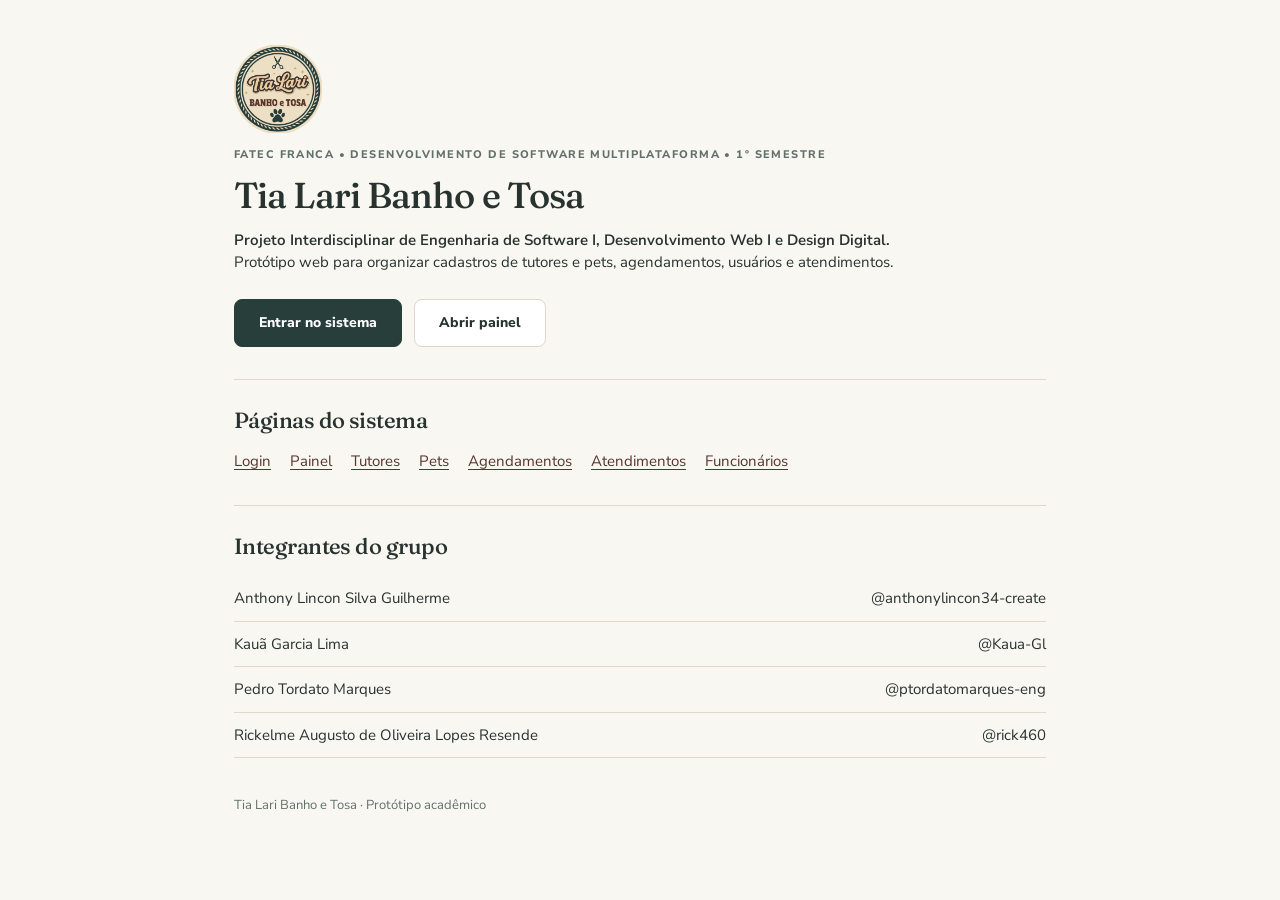
<file: index.html>
<!doctype html>
<html lang="pt-BR">
  <head>
    <meta charset="utf-8" />
    <meta name="viewport" content="width=device-width, initial-scale=1" />
    <meta name="theme-color" content="#283e3b" />
    <title>Projeto Interdisciplinar | Tia Lari Banho e Tosa</title>
    <link rel="icon" href="assets/images/logo.png" type="image/png" />
    <link rel="stylesheet" href="assets/vendor/bootstrap/bootstrap.min.css" />
    <link rel="stylesheet" href="assets/css/theme.css" />
    <link rel="stylesheet" href="assets/css/layout.css" />
    <link rel="stylesheet" href="assets/css/pages.css" />
  </head>
  <body class="pi-home">
    <main class="pi-home-wrap">
      <div class="pi-home-logo">
        <img
          src="assets/images/logo.png"
          alt="Logotipo Tia Lari Banho e Tosa"
        />
      </div>
      <p class="eyebrow">
        Fatec Franca • Desenvolvimento de Software Multiplataforma • 1º semestre
      </p>
      <h1>Tia Lari Banho e Tosa</h1>
      <p class="pi-home-subtitle">
        Projeto Interdisciplinar de Engenharia de Software I, Desenvolvimento
        Web I e Design Digital.
      </p>
      <p>
        Protótipo web para organizar cadastros de tutores e pets, agendamentos,
        usuários e atendimentos.
      </p>
      <div class="pi-home-actions">
        <a class="btn btn-primary" href="login.html">Entrar no sistema</a>
        <a class="btn btn-outline-primary" href="dashboard.html"
          >Abrir painel</a
        >
      </div>
      <section class="pi-home-section" aria-labelledby="navegacao-title">
        <h2 id="navegacao-title">Páginas do sistema</h2>
        <nav class="pi-home-links" aria-label="Páginas internas">
          <a href="login.html">Login</a>
          <a href="dashboard.html">Painel</a>
          <a href="clientes.html">Tutores</a>
          <a href="pets.html">Pets</a>
          <a href="agendas.html">Agendamentos</a>
          <a href="atendimentos.html">Atendimentos</a>
          <a href="usuarios.html">Funcionários</a>
        </nav>
      </section>
      <section class="pi-home-section" aria-labelledby="integrantes-title">
        <h2 id="integrantes-title">Integrantes do grupo</h2>
        <ul class="pi-home-members">
          <li>
            <span>Anthony Lincon Silva Guilherme</span
            ><a
              href="https://github.com/anthonylincon34-create"
              target="_blank"
              rel="noopener noreferrer"
              >@anthonylincon34-create</a
            >
          </li>
          <li>
            <span>Kauã Garcia Lima</span>
            <a
              href="https://github.com/Kaua-Gl"
              target="_blank"
              rel="noopener noreferrer"
            >
              @Kaua-Gl
            </a>
          </li>
          <li>
            <span>Pedro Tordato Marques</span
            ><a
              href="https://github.com/ptordatomarques-eng"
              target="_blank"
              rel="noopener noreferrer"
              >@ptordatomarques-eng</a
            >
          </li>
          <li>
            <span>Rickelme Augusto de Oliveira Lopes Resende</span
            ><a
              href="https://github.com/rick460"
              target="_blank"
              rel="noopener noreferrer"
              >@rick460</a
            >
          </li>
        </ul>
      </section>
      <footer class="pi-home-footer">
        Tia Lari Banho e Tosa · Protótipo acadêmico
      </footer>
    </main>
  </body>
</html>
</file>
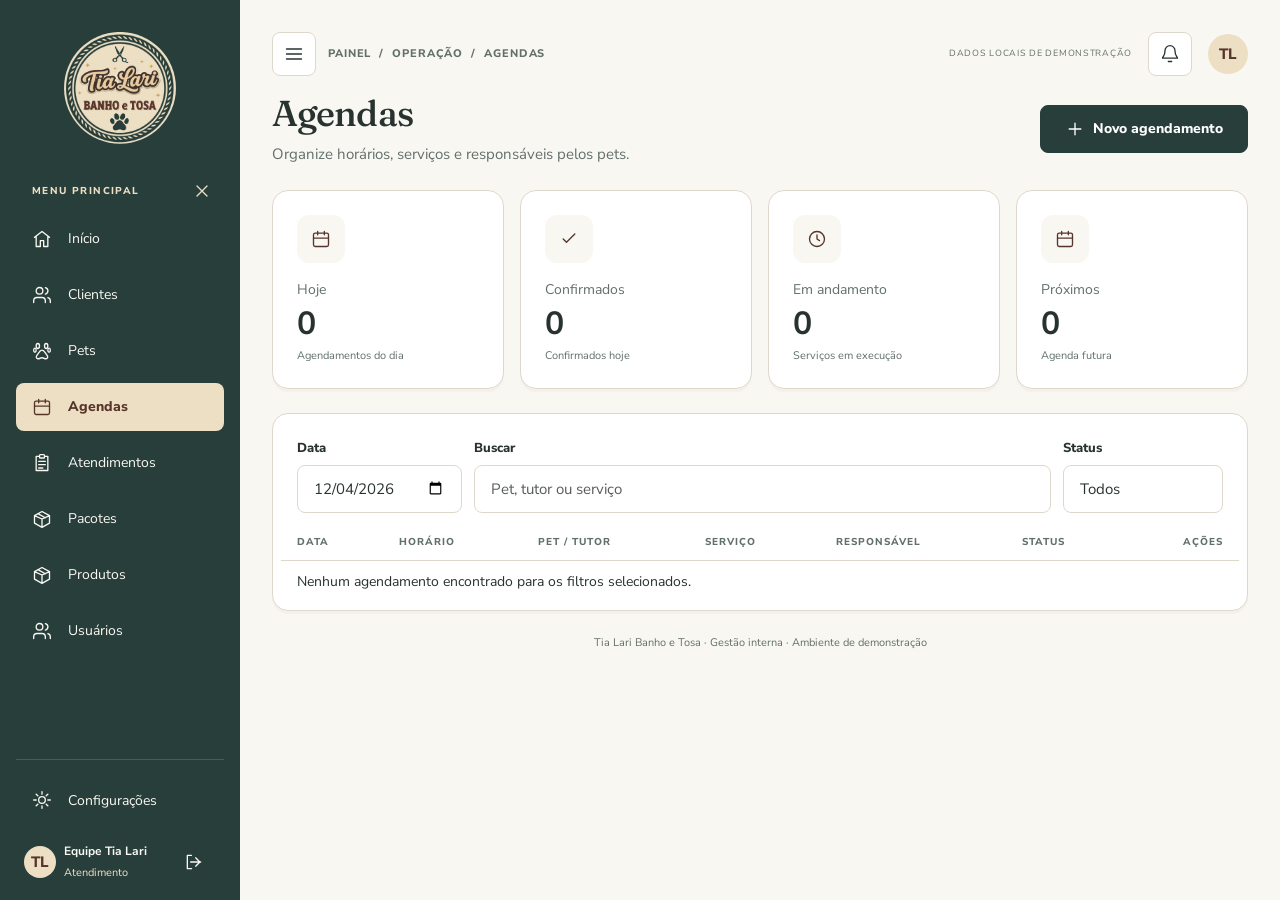
<file: agendas.html>
<!doctype html>
<html lang="pt-BR">
  <head>
    <meta charset="utf-8" />
    <meta name="viewport" content="width=device-width, initial-scale=1" />
    <meta name="theme-color" content="#283e3b" />
    <title>Agendas · Tia Lari Banho e Tosa</title>
    <link rel="icon" href="assets/images/logo.png" type="image/png" />
    <link rel="stylesheet" href="assets/vendor/bootstrap/bootstrap.min.css" />
    <link rel="stylesheet" href="assets/css/theme.css" />
    <link rel="stylesheet" href="assets/css/layout.css" />
    <link rel="stylesheet" href="assets/css/pages.css" />
    <script
      defer
      src="assets/vendor/bootstrap/bootstrap.bundle.min.js"
    ></script>
    <script defer src="assets/js/components/ui.js"></script>
    <script defer src="assets/js/components/layout.js"></script>
    <script defer src="assets/js/services/store.js"></script>
    <script defer src="assets/js/pages/agendas.js"></script>
  </head>
  <body data-page="agendas" data-breadcrumb="Operação / Agendas">
    <a class="skip-link" href="#main-content">Pular para o conteúdo</a>
    <div id="app-sidebar"></div>
    <div class="workspace">
      <div class="tl-container">
        <div id="app-header"></div>
        <main id="main-content" tabindex="-1">
          <header class="page-heading row-between">
            <div>
              <h1>Agendas</h1>
              <p class="lead">
                Organize horários, serviços e responsáveis pelos pets.
              </p>
            </div>
            <button
              class="btn btn-primary"
              data-bs-toggle="modal"
              data-bs-target="#agenda-modal"
            >
              <span data-icon="plus"></span>Novo agendamento
            </button>
          </header>
          <section class="summary-grid" id="agenda-metrics"></section>
          <section class="card data-card section">
            <div class="panel-head">
              <div class="module-toolbar mb-0">
                <div class="toolbar-field">
                  <label class="form-label" for="agenda-date">Data</label
                  ><input
                    class="form-control input"
                    id="agenda-date"
                    type="date"
                  />
                </div>
                <div class="toolbar-grow">
                  <label class="form-label" for="agenda-search">Buscar</label
                  ><input
                    class="form-control input"
                    id="agenda-search"
                    type="search"
                    placeholder="Pet, tutor ou serviço"
                  />
                </div>
                <div class="toolbar-field">
                  <label class="form-label" for="agenda-status">Status</label
                  ><select class="form-select input" id="agenda-status">
                    <option value="">Todos</option>
                    <option>Agendado</option>
                    <option>Confirmado</option>
                    <option>Em andamento</option>
                    <option>Finalizado</option>
                    <option>Cancelado</option>
                  </select>
                </div>
              </div>
            </div>
            <div class="table-wrap">
              <table class="ds-table table">
                <thead>
                  <tr>
                    <th>Data</th>
                    <th>Horário</th>
                    <th>Pet / Tutor</th>
                    <th>Serviço</th>
                    <th>Responsável</th>
                    <th>Status</th>
                    <th class="text-end">Ações</th>
                  </tr>
                </thead>
                <tbody id="agenda-table"></tbody>
              </table>
            </div>
          </section>
          <div
            class="modal fade page-modal"
            id="agenda-modal"
            tabindex="-1"
            aria-labelledby="agenda-modal-title"
            aria-hidden="true"
          >
            <div class="modal-dialog modal-lg modal-dialog-centered">
              <div class="modal-content">
                <form id="agenda-form" class="needs-validation" novalidate>
                  <div class="modal-header">
                    <h2 class="modal-title fs-4" id="agenda-modal-title">
                      Novo agendamento
                    </h2>
                    <button
                      type="button"
                      class="btn-close"
                      data-bs-dismiss="modal"
                      aria-label="Fechar"
                    ></button>
                  </div>
                  <div class="modal-body">
                    <div class="row g-3">
                      <div class="col-md-6">
                        <label class="form-label" for="schedule-date"
                          >Data *</label
                        ><input
                          class="form-control input"
                          id="schedule-date"
                          name="date"
                          type="date"
                          required
                        />
                      </div>
                      <div class="col-md-6">
                        <label class="form-label" for="schedule-time"
                          >Horário *</label
                        ><input
                          class="form-control input"
                          id="schedule-time"
                          name="time"
                          type="time"
                          required
                        />
                      </div>
                      <div class="col-md-6">
                        <label class="form-label" for="schedule-pet"
                          >Pet *</label
                        ><select
                          class="form-select input"
                          id="schedule-pet"
                          name="petId"
                          required
                        >
                          <option value="">Selecione</option>
                        </select>
                      </div>
                      <div class="col-md-6">
                        <label class="form-label" for="schedule-user"
                          >Responsável *</label
                        ><select
                          class="form-select input"
                          id="schedule-user"
                          name="responsibleUserId"
                          required
                        >
                          <option value="">Selecione</option>
                        </select>
                      </div>
                      <div class="col-md-6">
                        <label class="form-label" for="schedule-service"
                          >Serviço *</label
                        ><select
                          class="form-select input"
                          id="schedule-service"
                          name="service"
                          required
                        >
                          <option value="">Selecione</option>
                          <option>Banho</option>
                          <option>Tosa</option>
                          <option>Banho e tosa</option>
                          <option>Tosa higiênica</option>
                        </select>
                      </div>
                      <div class="col-md-6">
                        <label class="form-label" for="schedule-status"
                          >Status *</label
                        ><select
                          class="form-select input"
                          id="schedule-status"
                          name="status"
                          required
                        >
                          <option>Agendado</option>
                          <option>Confirmado</option>
                        </select>
                      </div>
                      <div class="col-12">
                        <label class="form-label" for="schedule-notes"
                          >Observações</label
                        ><textarea
                          class="form-control input"
                          id="schedule-notes"
                          name="notes"
                          rows="3"
                        ></textarea>
                      </div>
                    </div>
                    <div
                      class="invalid-feedback d-block mt-3"
                      id="agenda-business-error"
                      hidden
                    ></div>
                  </div>
                  <div class="modal-footer">
                    <button
                      type="button"
                      class="btn btn-outline-primary"
                      data-bs-dismiss="modal"
                    >
                      Cancelar</button
                    ><button type="submit" class="btn btn-primary">
                      Salvar agendamento
                    </button>
                  </div>
                </form>
              </div>
            </div>
          </div>
        </main>
        <footer class="footer-note">
          Tia Lari Banho e Tosa · Gestão interna · Ambiente de demonstração
        </footer>
      </div>
    </div>
    <div id="app-feedback"></div>
  </body>
</html>
</file>
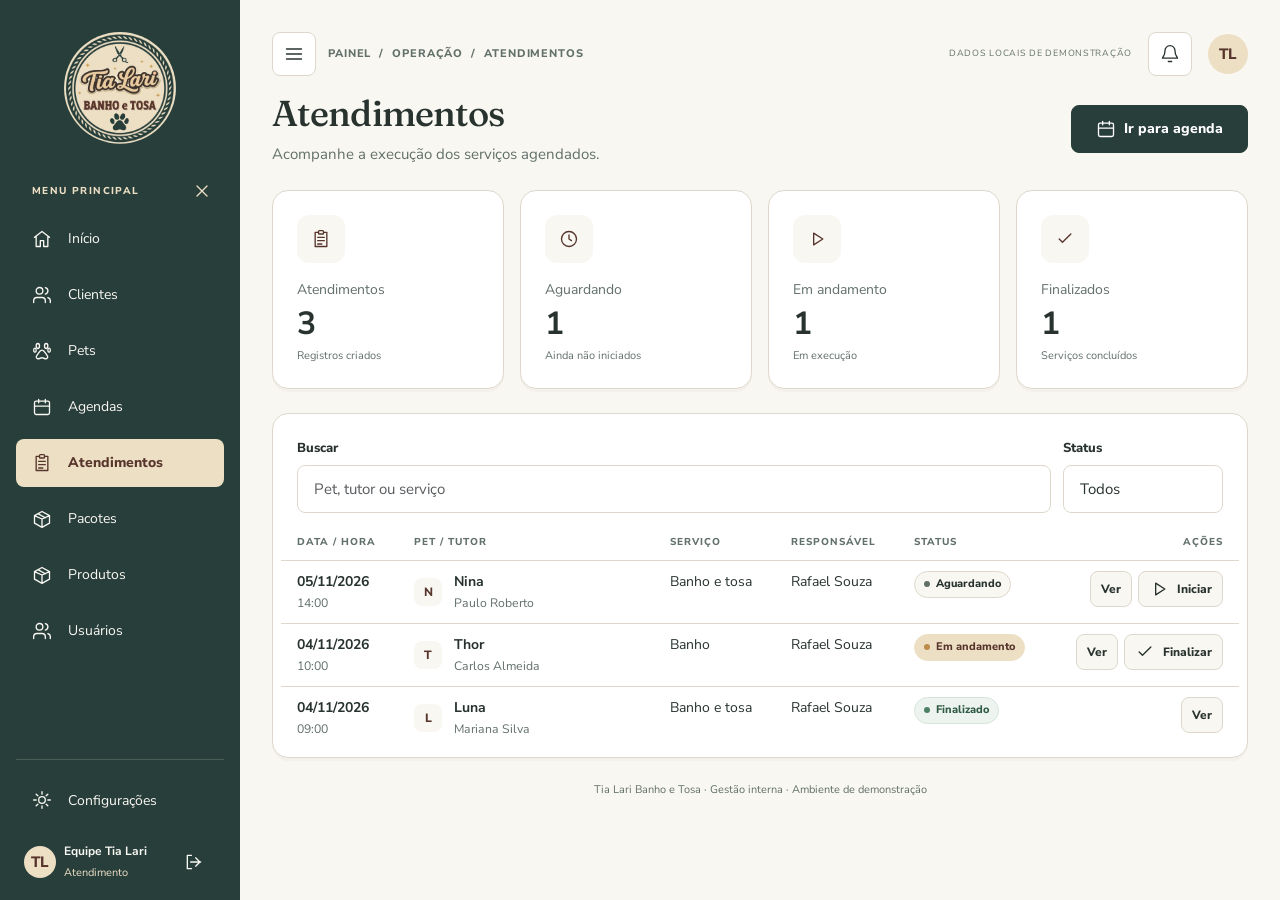
<file: atendimentos.html>
<!doctype html>
<html lang="pt-BR">
  <head>
    <meta charset="utf-8" />
    <meta name="viewport" content="width=device-width, initial-scale=1" />
    <meta name="theme-color" content="#283e3b" />
    <title>Atendimentos · Tia Lari Banho e Tosa</title>
    <link rel="icon" href="assets/images/logo.png" type="image/png" />
    <link rel="stylesheet" href="assets/vendor/bootstrap/bootstrap.min.css" />
    <link rel="stylesheet" href="assets/css/theme.css" />
    <link rel="stylesheet" href="assets/css/layout.css" />
    <link rel="stylesheet" href="assets/css/pages.css" />
    <script
      defer
      src="assets/vendor/bootstrap/bootstrap.bundle.min.js"
    ></script>
    <script defer src="assets/js/components/ui.js"></script>
    <script defer src="assets/js/components/layout.js"></script>
    <script defer src="assets/js/services/store.js"></script>
    <script defer src="assets/js/pages/atendimentos.js"></script>
  </head>
  <body data-page="atendimentos" data-breadcrumb="Operação / Atendimentos">
    <a class="skip-link" href="#main-content">Pular para o conteúdo</a>
    <div id="app-sidebar"></div>
    <div class="workspace">
      <div class="tl-container">
        <div id="app-header"></div>
        <main id="main-content" tabindex="-1">
          <header class="page-heading row-between">
            <div>
              <h1>Atendimentos</h1>
              <p class="lead">Acompanhe a execução dos serviços agendados.</p>
            </div>
            <a href="agendas.html" class="btn btn-primary"
              ><span data-icon="calendar"></span>Ir para agenda</a
            >
          </header>
          </section>
          <section class="summary-grid" id="attendance-metrics"></section>
          <section class="card data-card section">
            <div class="panel-head">
              <div class="module-toolbar mb-0">
                <div class="toolbar-grow">
                  <label class="form-label" for="attendance-search"
                    >Buscar</label
                  ><input
                    class="form-control input"
                    id="attendance-search"
                    type="search"
                    placeholder="Pet, tutor ou serviço"
                  />
                </div>
                <div class="toolbar-field">
                  <label class="form-label" for="attendance-status"
                    >Status</label
                  ><select class="form-select input" id="attendance-status">
                    <option value="">Todos</option>
                    <option>Aguardando</option>
                    <option>Em andamento</option>
                    <option>Finalizado</option>
                  </select>
                </div>
              </div>
            </div>
            <div class="table-wrap">
              <table class="ds-table table">
                <thead>
                  <tr>
                    <th>Data / hora</th>
                    <th>Pet / Tutor</th>
                    <th>Serviço</th>
                    <th>Responsável</th>
                    <th>Status</th>
                    <th class="text-end">Ações</th>
                  </tr>
                </thead>
                <tbody id="attendance-table"></tbody>
              </table>
            </div>
          </section>
        </main>
        <footer class="footer-note">
          Tia Lari Banho e Tosa · Gestão interna · Ambiente de demonstração
        </footer>
      </div>
    </div>
    <div id="app-feedback"></div>
  </body>
</html>
</file>
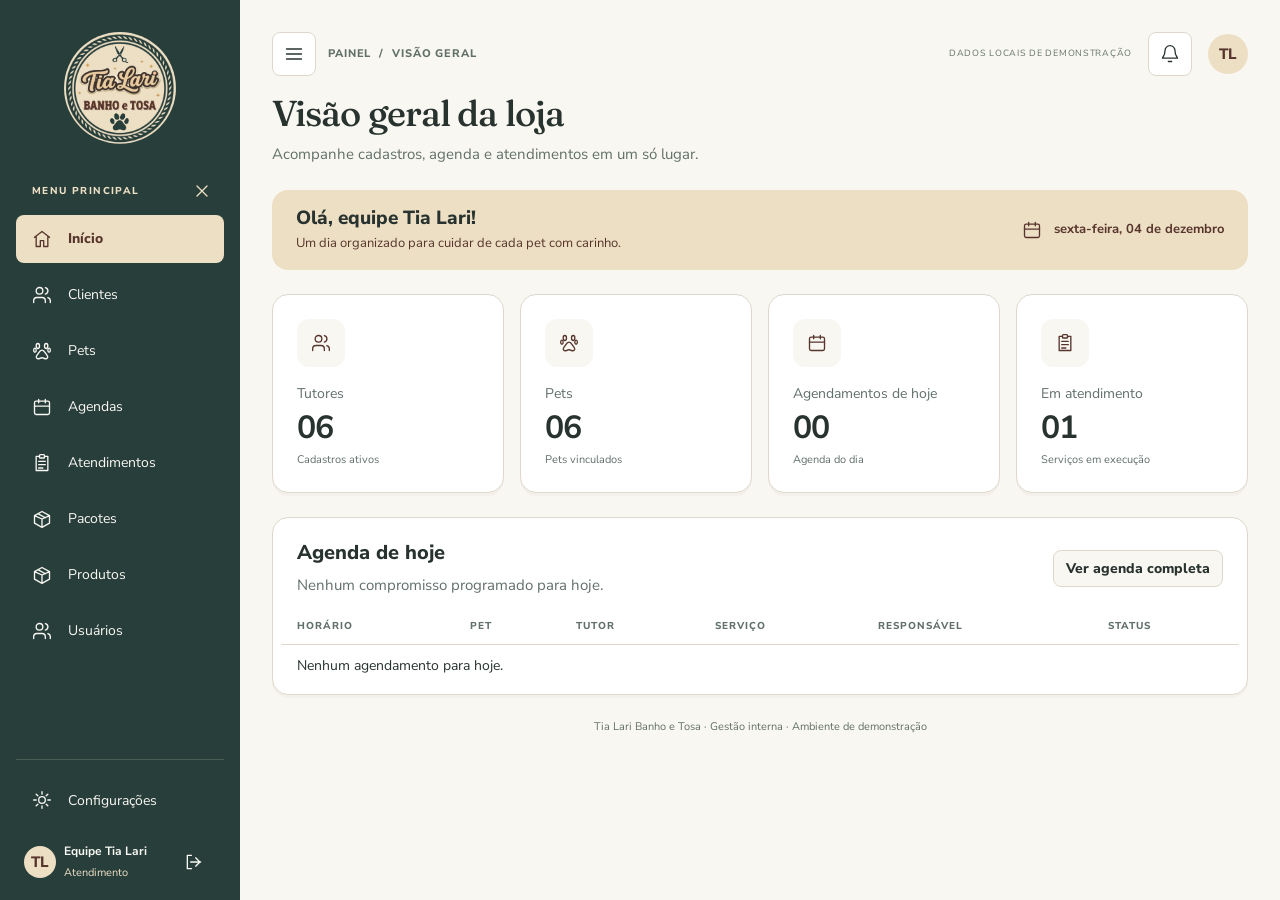
<file: dashboard.html>
<!doctype html>
<html lang="pt-BR">
  <head>
    <meta charset="utf-8" />
    <meta name="viewport" content="width=device-width, initial-scale=1" />
    <meta name="theme-color" content="#283e3b" />
    <title>Visão geral da loja · Tia Lari Banho e Tosa</title>
    <link rel="icon" href="assets/images/logo.png" type="image/png" />
    <link rel="stylesheet" href="assets/vendor/bootstrap/bootstrap.min.css" />
    <link rel="stylesheet" href="assets/css/theme.css" />
    <link rel="stylesheet" href="assets/css/layout.css" />
    <link rel="stylesheet" href="assets/css/pages.css" />
    <script
      defer
      src="assets/vendor/bootstrap/bootstrap.bundle.min.js"
    ></script>
    <script defer src="assets/js/components/ui.js"></script>
    <script defer src="assets/js/components/layout.js"></script>
    <script defer src="assets/js/services/store.js"></script>
    <script defer src="assets/js/pages/dashboard.js"></script>
  </head>
  <body data-page="dashboard" data-breadcrumb="Visão geral">
    <a class="skip-link" href="#main-content">Pular para o conteúdo</a>
    <div id="app-sidebar"></div>
    <div class="workspace">
      <div class="tl-container">
        <div id="app-header"></div>
        <main id="main-content" tabindex="-1">
          <header class="page-heading row-between">
            <div>
              <h1>Visão geral da loja</h1>
              <p class="lead">
                Acompanhe cadastros, agenda e atendimentos em um só lugar.
              </p>
            </div>
          </header>
          <section class="welcome card">
            <div>
              <h2>Olá, equipe Tia Lari!</h2>
              <p>Um dia organizado para cuidar de cada pet com carinho.</p>
            </div>
            <div class="date">
              <span data-icon="calendar"></span><time id="today-label"></time>
            </div>
          </section>
          <section class="summary-grid" id="dashboard-metrics">
            <div class="card loading-row">Carregando indicadores…</div>
          </section>
          <section class="section card data-card">
            <div class="row-between panel-head">
              <div>
                <h2>Agenda de hoje</h2>
                <p class="lead" id="agenda-subtitle">
                  Compromissos programados para hoje.
                </p>
              </div>
              <a href="agendas.html" class="btn btn-sm-soft"
                >Ver agenda completa</a
              >
            </div>
            <div class="table-wrap">
              <table class="ds-table table">
                <thead>
                  <tr>
                    <th>Horário</th>
                    <th>Pet</th>
                    <th>Tutor</th>
                    <th>Serviço</th>
                    <th>Responsável</th>
                    <th>Status</th>
                  </tr>
                </thead>
                <tbody id="today-agenda">
                  <tr>
                    <td colspan="6" class="loading-row">Carregando agenda…</td>
                  </tr>
                </tbody>
              </table>
            </div>
          </section>
        </main>
        <footer class="footer-note">
          Tia Lari Banho e Tosa · Gestão interna · Ambiente de demonstração
        </footer>
      </div>
    </div>
    <div id="app-feedback"></div>
  </body>
</html>
</file>
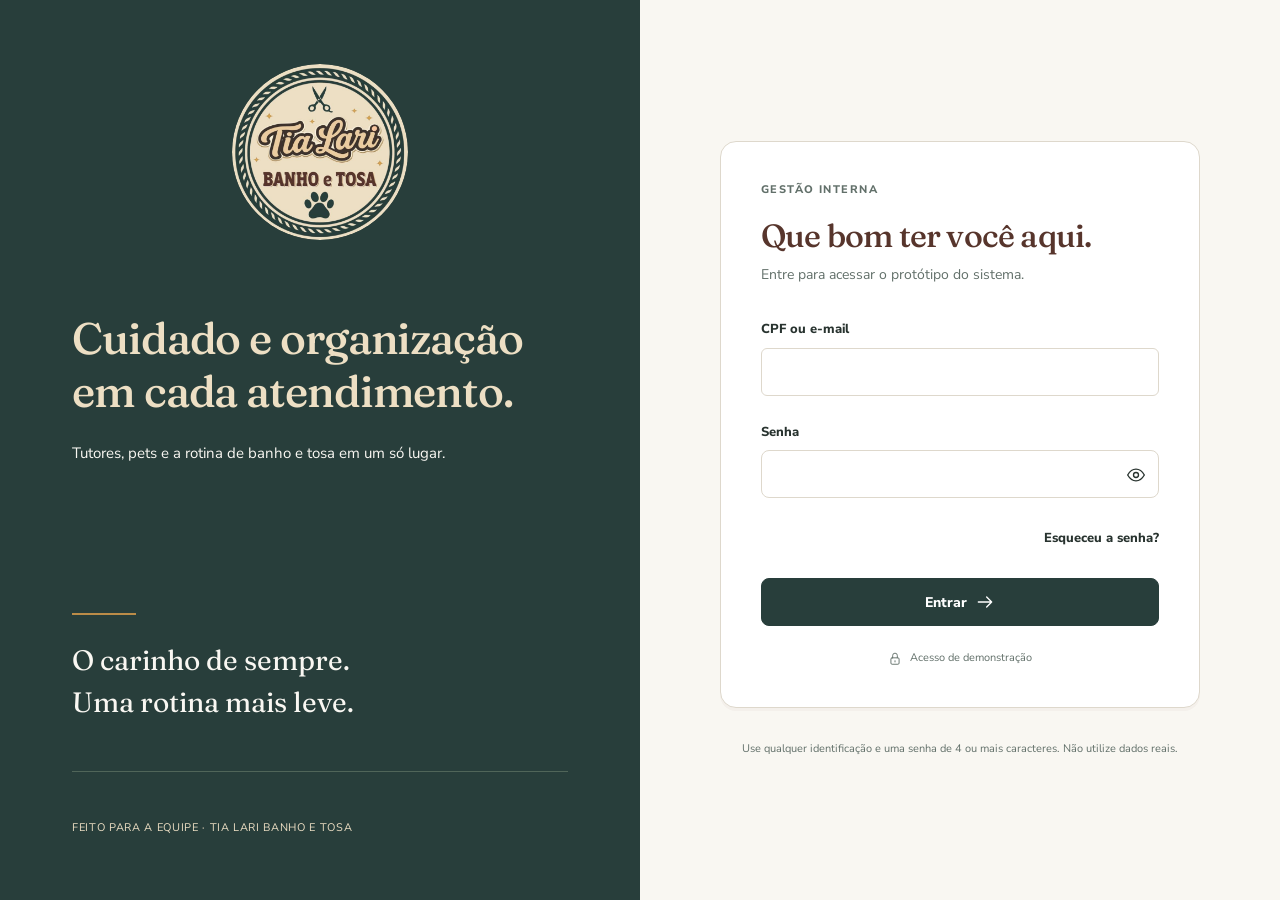
<file: login.html>
<!doctype html>
<html lang="pt-BR">
  <head>
    <meta charset="utf-8" />
    <meta name="viewport" content="width=device-width, initial-scale=1" />
    <meta name="theme-color" content="#283e3b" />
    <title>Entrar · Tia Lari Banho e Tosa</title>
    <link rel="icon" href="assets/images/logo.png" type="image/png" />
    <link rel="stylesheet" href="assets/vendor/bootstrap/bootstrap.min.css" />
    <link rel="stylesheet" href="assets/css/theme.css" />
    <link rel="stylesheet" href="assets/css/layout.css" />
    <link rel="stylesheet" href="assets/css/pages.css" />
    <script
      defer
      src="assets/vendor/bootstrap/bootstrap.bundle.min.js"
    ></script>
    <script defer src="assets/js/components/ui.js"></script>
    <script defer src="assets/js/components/layout.js"></script>
    <script defer src="assets/js/pages/login.js"></script>
  </head>
  <body data-page="login">
    <a class="skip-link" href="#main-content">Pular para o conteúdo</a>
    <main class="login-layout" id="main-content">
      <section class="login-story">
        <a href="index.html" class="login-brand" aria-label="Tia Lari — início"
          ><img
            src="assets/images/logo.png"
            width="638"
            height="637"
            alt="Tia Lari Banho e Tosa"
        /></a>
        <div>
          <h1>Cuidado e organização em cada atendimento.</h1>
          <p class="mt-4">
            Tutores, pets e a rotina de banho e tosa em um só lugar.
          </p>
        </div>
        <div class="story-signature">
          O carinho de sempre.<br />Uma rotina mais leve.
        </div>
        <footer>FEITO PARA A EQUIPE · TIA LARI BANHO E TOSA</footer>
      </section>
      <section class="login-main" aria-labelledby="login-title">
        <div class="login-content">
          <div class="card">
            <div class="card-body">
              <p class="eyebrow">Gestão interna</p>
              <h2 id="login-title">Que bom ter você aqui.</h2>
              <p class="text-body-secondary mt-3 mb-4">
                Entre para acessar o protótipo do sistema.
              </p>
              <form id="login-form" class="needs-validation" novalidate>
                <div class="mb-3">
                  <label class="form-label" for="identity">CPF ou e-mail</label
                  ><input
                    class="form-control"
                    id="identity"
                    name="identity"
                    required
                  />
                </div>
                <div class="mb-3">
                  <label class="form-label" for="password">Senha</label>
                  <div class="input-group">
                    <input
                      class="form-control"
                      id="password"
                      name="password"
                      type="password"
                      required
                      minlength="4"
                    /><button
                      class="btn btn-outline-primary password-toggle"
                      id="toggle-password"
                      type="button"
                      aria-label="Mostrar senha"
                    >
                      <span data-icon="eye"></span>
                    </button>
                  </div>
                </div>
                <div class="d-flex justify-content-end mb-4">
                  <button
                    type="button"
                    class="btn btn-link p-0 small"
                    id="forgot-password"
                  >
                    Esqueceu a senha?
                  </button>
                </div>
                <button type="submit" class="btn btn-primary w-100">
                  Entrar <span data-icon="arrow"></span>
                </button>
              </form>
              <p class="access-note mt-4 mb-0">
                <span data-icon="lock"></span>Acesso de demonstração
              </p>
            </div>
          </div>
          <p class="demo-note mt-4">
            Use qualquer identificação e uma senha de 4 ou mais caracteres. Não
            utilize dados reais.
          </p>
        </div>
      </section>
    </main>
    <div id="app-feedback"></div>
  </body>
</html>
</file>
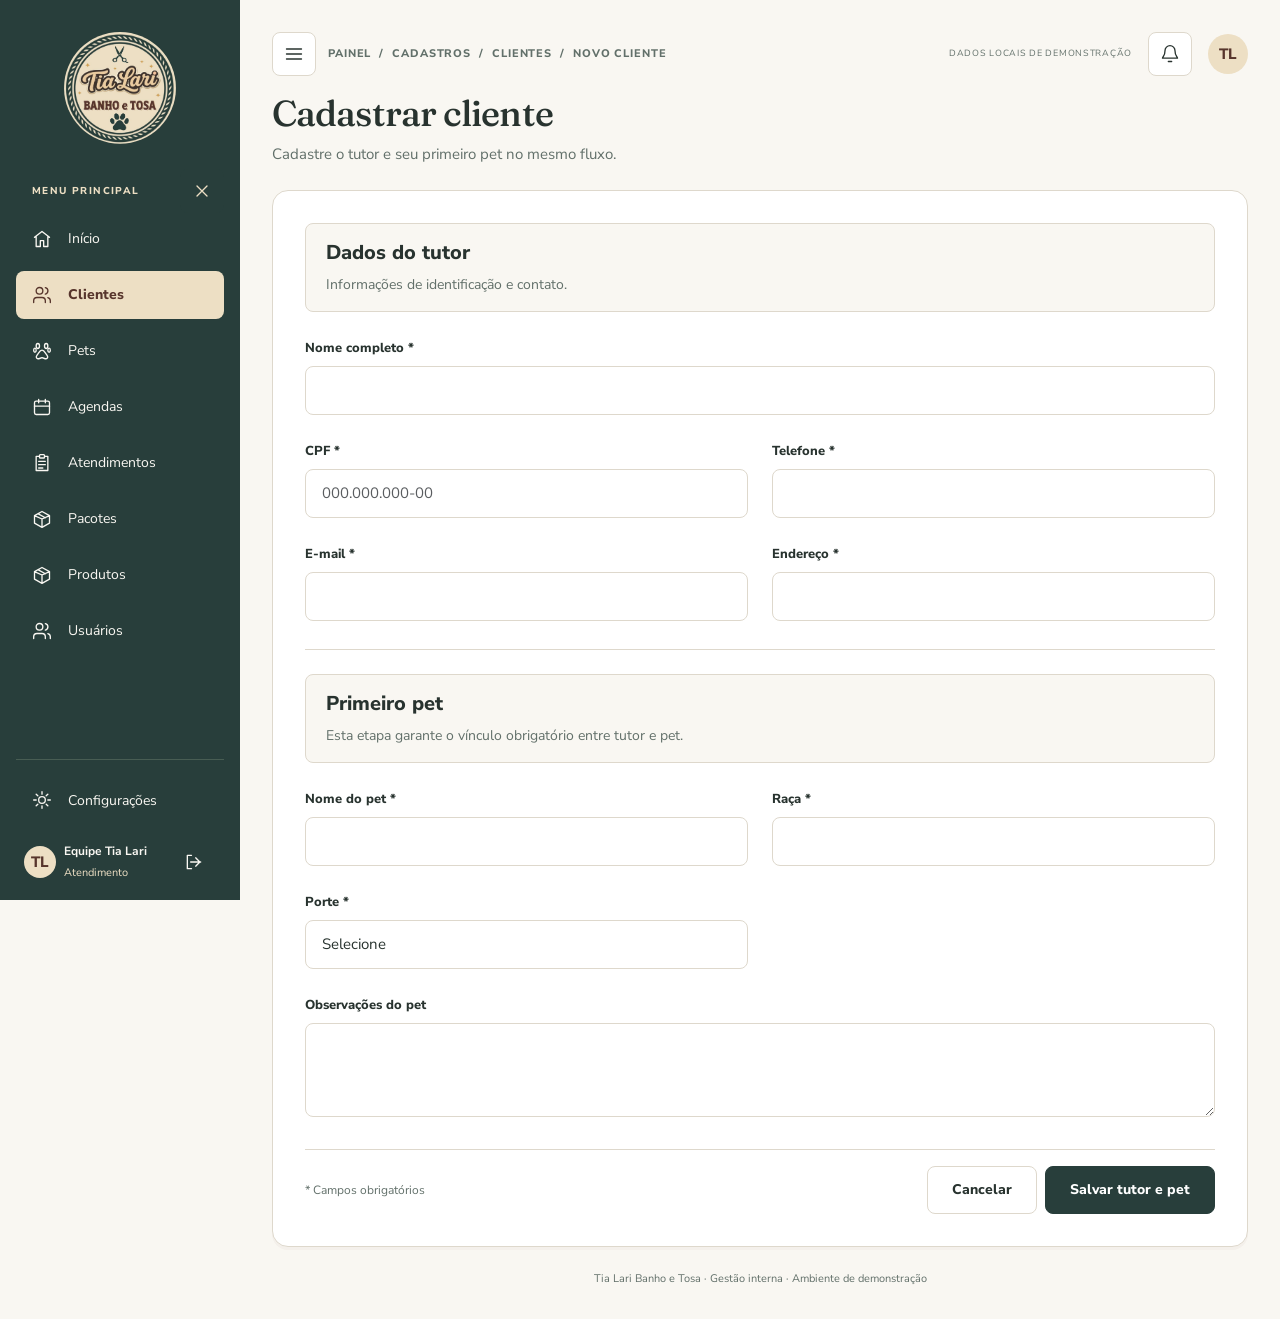
<file: novo-cliente.html>
<!doctype html>
<html lang="pt-BR">
  <head>
    <meta charset="utf-8" />
    <meta name="viewport" content="width=device-width, initial-scale=1" />
    <meta name="theme-color" content="#283e3b" />
    <title>Cadastrar cliente · Tia Lari Banho e Tosa</title>
    <link rel="icon" href="assets/images/logo.png" type="image/png" />
    <link rel="stylesheet" href="assets/vendor/bootstrap/bootstrap.min.css" />
    <link rel="stylesheet" href="assets/css/theme.css" />
    <link rel="stylesheet" href="assets/css/layout.css" />
    <link rel="stylesheet" href="assets/css/pages.css" />
    <script
      defer
      src="assets/vendor/bootstrap/bootstrap.bundle.min.js"
    ></script>
    <script defer src="assets/js/components/ui.js"></script>
    <script defer src="assets/js/components/layout.js"></script>
    <script defer src="assets/js/services/store.js"></script>
    <script defer src="assets/js/pages/forms.js"></script>
  </head>
  <body
    data-page="novo-cliente"
    data-breadcrumb="Cadastros / Clientes / Novo cliente"
  >
    <a class="skip-link" href="#main-content">Pular para o conteúdo</a>
    <div id="app-sidebar"></div>
    <div class="workspace">
      <div class="tl-container">
        <div id="app-header"></div>
        <main id="main-content" tabindex="-1">
          <header class="page-heading">
            <div>
              <h1>Cadastrar cliente</h1>
              <p class="lead">
                Cadastre o tutor e seu primeiro pet no mesmo fluxo.
              </p>
            </div>
          </header>
          <section class="card form-panel">
            <div class="card-body">
              <form id="client-form" class="needs-validation" novalidate>
                <div class="form-banner">
                  <h2>Dados do tutor</h2>
                  <p>Informações de identificação e contato.</p>
                </div>
                <div class="row g-4">
                  <div class="col-12">
                    <label class="form-label" for="name">Nome completo *</label
                    ><input
                      class="input form-control"
                      id="name"
                      name="name"
                      required
                      minlength="3"
                      maxlength="100"
                    />
                    <div class="invalid-feedback">Informe o nome completo.</div>
                  </div>
                  <div class="col-md-6">
                    <label class="form-label" for="cpf">CPF *</label
                    ><input
                      class="input form-control"
                      id="cpf"
                      name="cpf"
                      required
                      inputmode="numeric"
                      maxlength="14"
                      placeholder="000.000.000-00"
                    />
                    <div class="invalid-feedback">
                      Informe um CPF válido e não duplicado.
                    </div>
                  </div>
                  <div class="col-md-6">
                    <label class="form-label" for="phone">Telefone *</label
                    ><input
                      class="input form-control"
                      id="phone"
                      name="phone"
                      type="tel"
                      required
                      maxlength="15"
                    />
                    <div class="invalid-feedback">Informe DDD e telefone.</div>
                  </div>
                  <div class="col-md-6">
                    <label class="form-label" for="email">E-mail *</label
                    ><input
                      class="input form-control"
                      id="email"
                      name="email"
                      type="email"
                      required
                    />
                    <div class="invalid-feedback">
                      Informe um e-mail válido.
                    </div>
                  </div>
                  <div class="col-md-6">
                    <label class="form-label" for="address">Endereço *</label
                    ><input
                      class="input form-control"
                      id="address"
                      name="address"
                      required
                      maxlength="200"
                    />
                    <div class="invalid-feedback">Informe o endereço.</div>
                  </div>
                </div>
                <div class="form-divider"></div>
                <div class="form-banner">
                  <h2>Primeiro pet</h2>
                  <p>
                    Esta etapa garante o vínculo obrigatório entre tutor e pet.
                  </p>
                </div>
                <div class="row g-4">
                  <div class="col-md-6">
                    <label class="form-label" for="petName">Nome do pet *</label
                    ><input
                      class="input form-control"
                      id="petName"
                      name="petName"
                      required
                      maxlength="80"
                    />
                    <div class="invalid-feedback">Informe o nome do pet.</div>
                  </div>
                  <div class="col-md-6">
                    <label class="form-label" for="breed">Raça *</label
                    ><input
                      class="input form-control"
                      id="breed"
                      name="breed"
                      required
                      maxlength="80"
                    />
                    <div class="invalid-feedback">
                      Informe a raça ou “Sem raça definida”.
                    </div>
                  </div>
                  <div class="col-md-6">
                    <label class="form-label" for="size">Porte *</label
                    ><select
                      class="input form-select"
                      id="size"
                      name="size"
                      required
                    >
                      <option value="">Selecione</option>
                      <option>Pequeno</option>
                      <option>Médio</option>
                      <option>Grande</option>
                    </select>
                    <div class="invalid-feedback">Selecione o porte.</div>
                  </div>
                  <div class="col-12">
                    <label class="form-label" for="notes"
                      >Observações do pet</label
                    ><textarea
                      class="input form-control"
                      id="notes"
                      name="notes"
                      rows="3"
                      maxlength="1000"
                    ></textarea>
                  </div>
                </div>
                <div class="form-actions">
                  <small>* Campos obrigatórios</small>
                  <div class="d-flex gap-2">
                    <a href="clientes.html" class="btn btn-outline-primary"
                      >Cancelar</a
                    ><button class="btn btn-primary" type="submit">
                      Salvar tutor e pet
                    </button>
                  </div>
                </div>
              </form>
            </div>
          </section>
        </main>
        <footer class="footer-note">
          Tia Lari Banho e Tosa · Gestão interna · Ambiente de demonstração
        </footer>
      </div>
    </div>
    <div id="app-feedback"></div>
  </body>
</html>
</file>
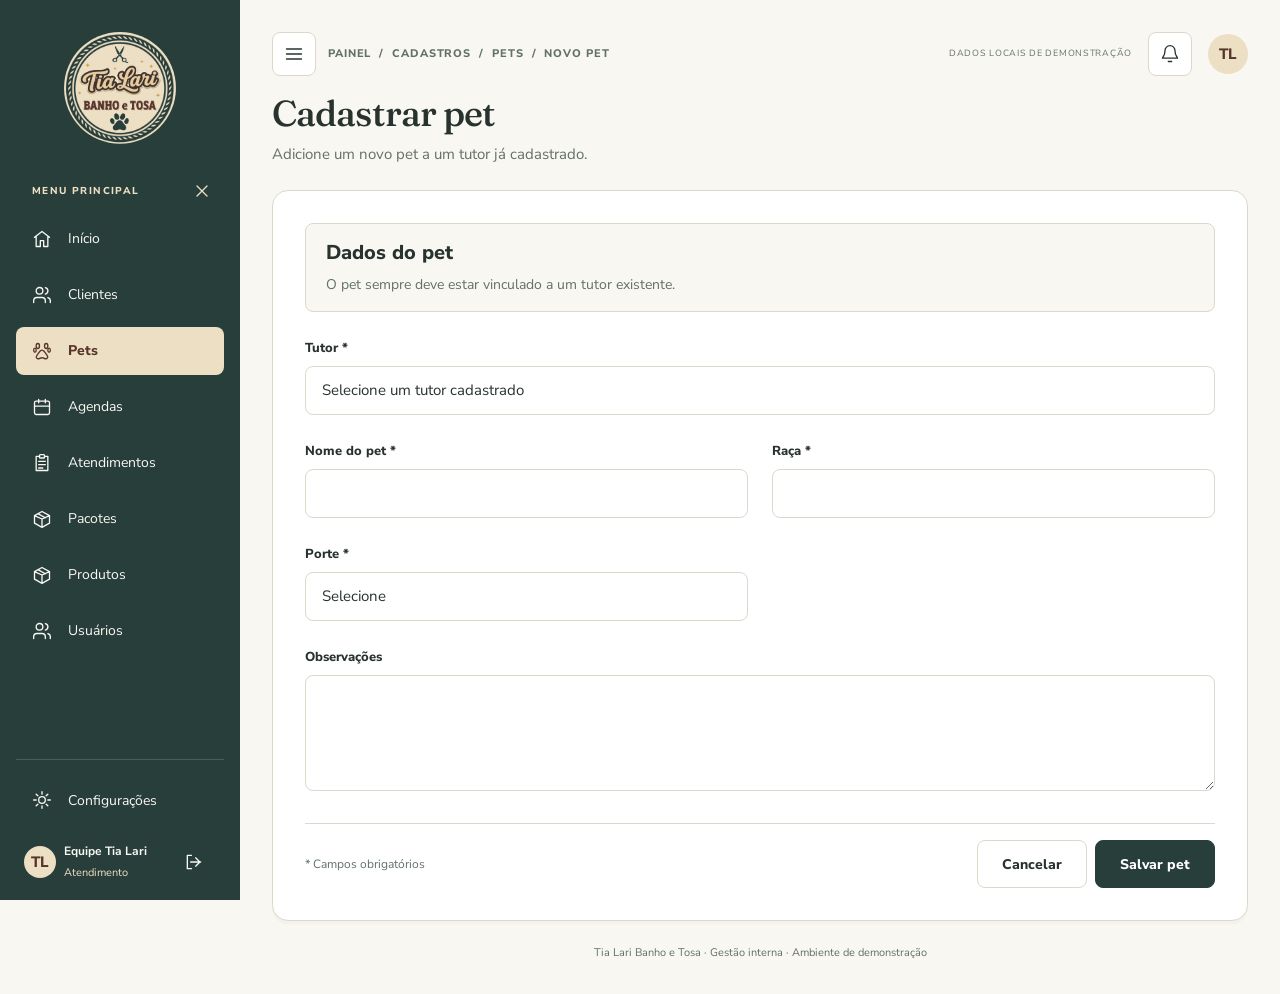
<file: novo-pet.html>
<!doctype html>
<html lang="pt-BR">
  <head>
    <meta charset="utf-8" />
    <meta name="viewport" content="width=device-width, initial-scale=1" />
    <meta name="theme-color" content="#283e3b" />
    <title>Cadastrar pet · Tia Lari Banho e Tosa</title>
    <link rel="icon" href="assets/images/logo.png" type="image/png" />
    <link rel="stylesheet" href="assets/vendor/bootstrap/bootstrap.min.css" />
    <link rel="stylesheet" href="assets/css/theme.css" />
    <link rel="stylesheet" href="assets/css/layout.css" />
    <link rel="stylesheet" href="assets/css/pages.css" />
    <script
      defer
      src="assets/vendor/bootstrap/bootstrap.bundle.min.js"
    ></script>
    <script defer src="assets/js/components/ui.js"></script>
    <script defer src="assets/js/components/layout.js"></script>
    <script defer src="assets/js/services/store.js"></script>
    <script defer src="assets/js/pages/forms.js"></script>
  </head>
  <body data-page="novo-pet" data-breadcrumb="Cadastros / Pets / Novo pet">
    <a class="skip-link" href="#main-content">Pular para o conteúdo</a>
    <div id="app-sidebar"></div>
    <div class="workspace">
      <div class="tl-container">
        <div id="app-header"></div>
        <main id="main-content" tabindex="-1">
          <header class="page-heading">
            <div>
              <h1>Cadastrar pet</h1>
              <p class="lead">Adicione um novo pet a um tutor já cadastrado.</p>
            </div>
          </header>
          <section class="card form-panel">
            <div class="card-body">
              <div class="form-banner">
                <h2>Dados do pet</h2>
                <p>O pet sempre deve estar vinculado a um tutor existente.</p>
              </div>
              <form id="pet-form" class="needs-validation" novalidate>
                <div class="row g-4">
                  <div class="col-12">
                    <label class="form-label" for="tutor">Tutor *</label
                    ><select
                      class="input form-select"
                      id="tutor"
                      name="tutor"
                      required
                    >
                      <option value="">Selecione um tutor cadastrado</option>
                    </select>
                    <div class="invalid-feedback">Selecione um tutor.</div>
                  </div>
                  <div class="col-md-6">
                    <label class="form-label" for="name">Nome do pet *</label
                    ><input
                      class="input form-control"
                      id="name"
                      name="name"
                      required
                      maxlength="80"
                    />
                    <div class="invalid-feedback">Informe o nome do pet.</div>
                  </div>
                  <div class="col-md-6">
                    <label class="form-label" for="breed">Raça *</label
                    ><input
                      class="input form-control"
                      id="breed"
                      name="breed"
                      required
                      maxlength="80"
                    />
                    <div class="invalid-feedback">Informe a raça.</div>
                  </div>
                  <div class="col-md-6">
                    <label class="form-label" for="size">Porte *</label
                    ><select
                      class="input form-select"
                      id="size"
                      name="size"
                      required
                    >
                      <option value="">Selecione</option>
                      <option>Pequeno</option>
                      <option>Médio</option>
                      <option>Grande</option>
                    </select>
                    <div class="invalid-feedback">Selecione o porte.</div>
                  </div>
                  <div class="col-12">
                    <label class="form-label" for="notes">Observações</label
                    ><textarea
                      class="input form-control"
                      id="notes"
                      name="notes"
                      rows="4"
                      maxlength="1000"
                    ></textarea>
                  </div>
                </div>
                <div class="form-actions">
                  <small>* Campos obrigatórios</small>
                  <div class="d-flex gap-2">
                    <a href="pets.html" class="btn btn-outline-primary"
                      >Cancelar</a
                    ><button class="btn btn-primary" type="submit">
                      Salvar pet
                    </button>
                  </div>
                </div>
              </form>
            </div>
          </section>
        </main>
        <footer class="footer-note">
          Tia Lari Banho e Tosa · Gestão interna · Ambiente de demonstração
        </footer>
      </div>
    </div>
    <div id="app-feedback"></div>
  </body>
</html>
</file>
<file: assets/css/theme.css>
@font-face {
  font-family: "Nunito Sans";
  font-weight: 400 800;
  font-display: swap;
  src: url("../fonts/nunito-sans.woff2") format("woff2");
}
@font-face {
  font-family: "Fraunces";
  font-weight: 400 600;
  font-display: swap;
  src: url("../fonts/fraunces.woff2") format("woff2");
}

:root {
  --bg: #f9f7f2;
  --surface: #ffffff;
  --fg: #28332f;
  --muted: #62706a;
  --border: #ded8cc;
  --accent: #283e3b;
  --cream: #eddfc4;
  --brown: #57352c;
  --gold: #bc8c48;
  --accent-soft: color-mix(in oklch, var(--accent) 8%, var(--surface));
  --fg-soft: color-mix(in oklch, var(--fg) 4%, var(--surface));
  --font-display: "Fraunces", Georgia, serif;
  --font-body: "Nunito Sans", system-ui, -apple-system, "Segoe UI", sans-serif;
  --font-mono: ui-monospace, Consolas, monospace;
  --fs-h1: 36px;
  --fs-h2: 24px;
  --fs-h3: 18px;
  --fs-body: 15px;
  --fs-meta: 12px;
  --gap-xs: 8px;
  --gap-sm: 16px;
  --gap-md: 24px;
  --gap-lg: 32px;
  --gap-xl: 48px;
  --gap-2xl: 64px;
  --container: 1200px;
  --gutter: 32px;
  --radius: 8px;
  --radius-lg: 16px;
}

[hidden] {
  display: none !important;
}
.metrics {
  gap: 16px !important;
  margin-bottom: 24px !important;
}
.metric {
  min-height: 120px !important;
}
.ds-table th,
.ds-table td {
  padding: 10px 16px !important;
}
.mini-avatar {
  width: 28px !important;
  height: 28px !important;
}
.agenda-foot {
  display: none;
}
.topline {
  margin-bottom: 16px !important;
}
.welcome {
  padding: 16px 24px !important;
}
.profile > div {
  min-width: 0;
}
.profile strong {
  font-size: 12px !important;
}
.profile {
  gap: 8px !important;
}
.profile a {
  flex-shrink: 0;
}
.profile > .avatar {
  width: 32px;
  height: 32px;
}
.top-tools .demo {
  font-size: 9px;
}
*,
*::before,
*::after {
  box-sizing: border-box;
}
html {
  -webkit-text-size-adjust: 100%;
}
body {
  margin: 0;
  background: var(--bg);
  color: var(--fg);
  font-family: var(--font-body);
  font-size: var(--fs-body);
  line-height: 1.5;
  -webkit-font-smoothing: antialiased;
}
img,
svg {
  display: block;
  max-width: 100%;
}
a {
  color: inherit;
  text-decoration: none;
}
button,
input,
select,
textarea {
  font: inherit;
}
button {
  cursor: pointer;
}
button,
a,
input,
select,
textarea {
  touch-action: manipulation;
}
p {
  text-wrap: pretty;
}
h1,
h2,
h3,
h4 {
  text-wrap: balance;
  margin: 0;
}
h1,
h2 {
  font-family: var(--font-display);
  font-weight: 500;
  letter-spacing: -0.025em;
}
h1 {
  font-size: 36px;
  line-height: 1.2;
}
h2 {
  font-size: 24px;
  line-height: 1.3;
}
h3 {
  font-size: 17px;
  line-height: 1.4;
}
p {
  margin: 0;
}
button svg,
a svg {
  pointer-events: none;
}
svg {
  width: 20px;
  height: 20px;
  flex-shrink: 0;
}
button {
  color: inherit;
}
button:disabled {
  cursor: not-allowed;
  opacity: 0.5;
}
:focus-visible {
  outline: 3px solid var(--gold);
  outline-offset: 4px;
}
::placeholder {
  color: var(--muted);
  opacity: 1;
}

.tl-container {
  max-width: var(--container);
  margin-inline: auto;
}
.section {
  margin-bottom: 24px;
}
.stack {
  display: flex;
  flex-direction: column;
  gap: 24px;
}
.tl-row {
  display: flex;
  align-items: center;
  gap: 16px;
}
.row-between {
  display: flex;
  align-items: center;
  justify-content: space-between;
  gap: 24px;
}
.grid-2 {
  display: grid;
  grid-template-columns: repeat(2, minmax(0, 1fr));
  gap: 24px;
}
.grid-3 {
  display: grid;
  grid-template-columns: repeat(3, minmax(0, 1fr));
  gap: 16px;
}
.grid-4 {
  display: grid;
  grid-template-columns: repeat(4, minmax(0, 1fr));
  gap: 24px;
}
.grid-2-1 {
  display: grid;
  grid-template-columns: 2fr 1fr;
  gap: 32px;
}
.grid-1-2 {
  display: grid;
  grid-template-columns: 1fr 2fr;
  gap: 32px;
}
.lead {
  font-size: 15px;
  color: var(--muted);
  margin-top: 8px;
}
.eyebrow {
  font-size: 11px;
  letter-spacing: 0.13em;
  text-transform: uppercase;
  font-weight: 800;
  color: var(--muted);
}
.meta {
  font-size: 12px;
  color: var(--muted);
}
.num {
  font-variant-numeric: tabular-nums;
}
.btn {
  display: inline-flex;
  align-items: center;
  justify-content: center;
  gap: 8px;
  min-height: 48px;
  padding: 12px 24px;
  border-radius: 8px;
  border: 1px solid var(--border);
  font-size: 14px;
  font-weight: 800;
  transition:
    background 0.15s,
    border-color 0.15s,
    transform 0.15s;
}
.btn:active {
  transform: translateY(1px);
}
.btn-primary {
  background: var(--accent);
  color: var(--surface);
  border-color: var(--accent);
}
.btn-primary:hover {
  background: var(--fg);
  border-color: var(--fg);
  color: var(--surface);
}
.btn-secondary {
  background: var(--surface);
  color: var(--fg);
}
.btn-secondary:hover {
  border-color: var(--fg);
  background: var(--bg);
}
.btn-ghost {
  background: transparent;
  border-color: transparent;
  color: var(--fg);
  padding: 8px 12px;
}
.btn-ghost:hover {
  background: var(--cream);
  color: var(--fg);
}
.btn-arrow::after {
  content: "→";
}
.card {
  background: var(--surface);
  border: 1px solid var(--border);
  border-radius: 16px;
  padding: 24px;
  box-shadow: 0 3px 0 color-mix(in oklch, var(--brown) 3%, transparent);
}
.card-flat {
  background: transparent;
  border: 0;
  padding: 0;
}
.card-rule {
  border-top: 1px solid var(--border);
  padding-top: 24px;
}
.feature-mark {
  width: 48px;
  height: 48px;
  display: grid;
  place-items: center;
  border-radius: 12px;
  background: var(--bg);
  color: var(--brown);
}
.stat-num {
  font-size: 32px;
  font-weight: 700;
  letter-spacing: -0.03em;
}
.stat-label {
  font-size: 14px;
  color: var(--muted);
}
.pill,
.tag {
  display: inline-flex;
  align-items: center;
  gap: 6px;
  border-radius: 6px;
  font-size: 11px;
  padding: 4px 8px;
  font-weight: 800;
  background: var(--bg);
  color: var(--fg);
  border: 1px solid var(--border);
}
.pill::before {
  content: "";
  width: 5px;
  height: 5px;
  border-radius: 50%;
  background: var(--muted);
}
.pill.tl-progress {
  background: var(--cream);
  color: var(--brown);
  border-color: var(--cream);
}
.field {
  display: flex;
  flex-direction: column;
  gap: 8px;
  min-width: 0;
}
.field label {
  font-size: 13px;
  font-weight: 800;
}
.input,
.textarea {
  width: 100%;
  min-height: 48px;
  padding: 12px 16px;
  background: var(--surface);
  border: 1px solid var(--border);
  border-radius: 8px;
  color: var(--fg);
}
.input:hover,
.textarea:hover {
  border-color: var(--muted);
}
.input:focus,
.textarea:focus {
  border-color: var(--accent);
  outline: 2px solid var(--accent);
  outline-offset: 2px;
}
.textarea {
  min-height: 104px;
  resize: vertical;
}
.ds-table {
  width: 100%;
  border-collapse: collapse;
  font-size: 14px;
}
.ds-table th,
.ds-table td {
  padding: 16px;
  text-align: left;
  border-bottom: 1px solid var(--border);
}
.ds-table th {
  font-size: 10px;
  letter-spacing: 0.1em;
  text-transform: uppercase;
  color: var(--muted);
  font-weight: 800;
}
.ds-table tbody tr:last-child td {
  border-bottom: 0;
}
.ds-table tbody tr:hover {
  background: var(--bg);
}
.rule {
  border: 0;
  border-top: 1px solid var(--border);
  margin: 0;
}
.log-row {
  display: grid;
  grid-template-columns: 80px 1fr 120px;
  gap: 24px;
  padding: 16px 0;
  border-top: 1px solid var(--border);
}
.content-img {
  width: auto;
  height: auto;
  max-width: 100%;
  object-fit: contain;
}
.hero-center {
  text-align: center;
}
.hero-split {
  display: grid;
  grid-template-columns: 1fr 1fr;
}
.hero-cta {
  display: flex;
  gap: 16px;
}
.quote {
  font-family: var(--font-display);
  font-size: 24px;
}
.quote-mark {
  font-size: 64px;
}
.quote-author,
.pull {
  font-size: 13px;
}
.ph-img {
  border: 1px dashed var(--border);
  padding: 24px;
}
.wide {
  aspect-ratio: 16/9;
}
.square {
  aspect-ratio: 1;
}
.portrait {
  aspect-ratio: 3/4;
}
.topnav {
  border-bottom: 1px solid var(--border);
}
.pagefoot {
  font-size: 12px;
  color: var(--muted);
}

.sidebar {
  position: fixed;
  inset: 0 auto 0 0;
  width: 240px;
  background: var(--accent);
  color: var(--bg);
  display: flex;
  flex-direction: column;
  padding: 32px 16px 16px;
  z-index: 10;
}
.brand {
  display: block;
  padding: 0 16px 24px;
}
.brand strong {
  display: block;
  font-family: var(--font-display);
  font-size: 30px;
  font-weight: 500;
  color: var(--cream);
}
.brand span {
  font-size: 11px;
  letter-spacing: 0.14em;
  text-transform: uppercase;
  color: var(--cream);
}
.brand small {
  display: block;
  margin-top: 8px;
  font-size: 10px;
  color: var(--bg);
}
.nav-label {
  font-size: 10px;
  letter-spacing: 0.14em;
  font-weight: 800;
  padding: 16px;
  color: var(--cream);
}
.tl-nav {
  display: flex;
  flex-direction: column;
  gap: 8px;
}
.tl-nav a,
.tl-nav button {
  display: flex;
  align-items: center;
  gap: 16px;
  padding: 12px 16px;
  min-height: 48px;
  border-radius: 8px;
  font-size: 14px;
  text-align: left;
  color: var(--bg);
  border: 0;
  background: transparent;
}
.tl-nav a:hover,
.tl-nav button:hover {
  background: color-mix(in oklch, var(--accent) 70%, var(--fg));
  color: var(--surface);
}
.tl-nav .active {
  background: var(--cream);
  color: var(--brown);
  font-weight: 800;
}
.tl-nav .active:hover {
  background: var(--cream);
  color: var(--brown);
  box-shadow: inset 0 0 0 2px var(--gold);
}
.sidebar-bottom {
  margin-top: auto;
  border-top: 1px solid color-mix(in oklch, var(--cream) 20%, var(--accent));
  padding-top: 16px;
}
.profile {
  padding: 16px 8px 0;
  display: flex;
  align-items: center;
  gap: 12px;
}
.avatar {
  display: grid;
  place-items: center;
  width: 40px;
  height: 40px;
  border-radius: 50%;
  background: var(--cream);
  color: var(--brown);
  font-weight: 800;
  flex-shrink: 0;
}
.profile strong {
  display: block;
  font-size: 13px;
}
.profile small {
  font-size: 11px;
  color: var(--cream);
}
.profile a {
  margin-left: auto;
  display: grid;
  place-items: center;
  width: 44px;
  height: 44px;
  border-radius: 8px;
}
.profile a:hover {
  background: var(--fg);
  color: var(--surface);
}
.workspace {
  margin-left: 240px;
  padding: 32px;
  min-height: 100vh;
}
.topline {
  display: flex;
  align-items: center;
  justify-content: space-between;
  margin-bottom: 24px;
  min-height: 40px;
}
.tl-breadcrumb {
  display: flex;
  align-items: center;
  gap: 8px;
  font-size: 11px;
  letter-spacing: 0.08em;
  color: var(--muted);
  font-weight: 800;
  text-transform: uppercase;
  flex-wrap: wrap;
}
.tl-breadcrumb a {
  padding-block: 8px;
}
.tl-breadcrumb a:hover {
  text-decoration: underline;
  color: var(--fg);
}
.top-tools {
  display: flex;
  align-items: center;
  gap: 16px;
}
.icon-btn {
  width: 44px;
  height: 44px;
  display: grid;
  place-items: center;
  background: var(--surface);
  border: 1px solid var(--border);
  border-radius: 8px;
}
.icon-btn:hover {
  border-color: var(--fg);
  background: var(--cream);
  color: var(--fg);
}
.top-tools .avatar {
  width: 40px;
  height: 40px;
}
.page-heading {
  margin-bottom: 24px;
  min-height: 72px;
}
.page-heading .btn {
  flex-shrink: 0;
}
.welcome {
  background: var(--cream);
  border: 0;
  box-shadow: none;
  display: flex;
  align-items: center;
  justify-content: space-between;
  gap: 24px;
  padding: 20px 24px;
  margin-bottom: 24px;
}
.welcome h2 {
  font-family: var(--font-body);
  font-size: 19px;
  font-weight: 800;
  letter-spacing: 0;
}
.welcome p {
  font-size: 13px;
  color: var(--brown);
  margin-top: 4px;
}
.date {
  display: flex;
  align-items: center;
  gap: 12px;
  font-size: 13px;
  font-weight: 700;
  color: var(--brown);
}
.metrics {
  margin-bottom: 32px;
}
.metric {
  position: relative;
  display: flex;
  gap: 16px;
  align-items: flex-start;
  min-height: 136px;
}
.metric .metric-body {
  flex: 1;
}
.metric .stat-num {
  margin: 2px 0;
}
.metric .meta {
  font-size: 11px;
}
.metric .arrow {
  margin-left: auto;
  color: var(--muted);
}
.panel-head {
  margin-bottom: 16px;
}
.panel-head h2 {
  font-family: var(--font-body);
  font-size: 20px;
  font-weight: 800;
  letter-spacing: 0;
}
.demo {
  font-size: 10px;
  letter-spacing: 0.08em;
  text-transform: uppercase;
  color: var(--muted);
}
.table-wrap {
  overflow-x: auto;
}
.pet-name {
  font-weight: 800;
}
.pet-name small {
  display: block;
  font-weight: 400;
  font-size: 12px;
  color: var(--muted);
  margin-top: 2px;
}
.table-avatar {
  display: flex;
  align-items: center;
  gap: 12px;
}
.mini-avatar {
  display: grid;
  place-items: center;
  width: 32px;
  height: 32px;
  background: var(--bg);
  color: var(--brown);
  border-radius: 8px;
  font-size: 12px;
  font-weight: 800;
}
.agenda-foot {
  border-top: 1px solid var(--border);
  padding-top: 16px;
  margin-top: 8px;
  color: var(--muted);
  font-size: 12px;
}
.list-panel {
  padding: 24px;
  min-height: 640px;
}
.searchbar {
  display: grid;
  grid-template-columns: minmax(0, 1fr) 164px 164px;
  gap: 16px;
  margin-bottom: 24px;
}
.search-field {
  position: relative;
}
.search-field svg {
  position: absolute;
  left: 16px;
  top: 14px;
  color: var(--muted);
}
.search-field input {
  padding-left: 48px;
}
.list-meta {
  margin-bottom: 16px;
}
.record {
  padding: 20px;
  min-width: 0;
  display: flex;
  flex-direction: column;
  gap: 16px;
  box-shadow: none;
}
.record:hover {
  border-color: var(--muted);
  box-shadow: 0 4px 16px color-mix(in oklch, var(--brown) 6%, transparent);
}
.record .record-icon {
  width: 44px;
  height: 44px;
  background: var(--bg);
  color: var(--brown);
  display: grid;
  place-items: center;
  border-radius: 12px;
  flex-shrink: 0;
}
.record h3 {
  font-size: 17px;
  font-weight: 800;
}
.record .sub {
  font-size: 12px;
  color: var(--muted);
  margin-top: 2px;
}
.record .pill {
  align-self: flex-start;
}
.record .relation {
  font-size: 13px;
}
.relation small {
  display: block;
  color: var(--muted);
  font-size: 11px;
  margin-bottom: 2px;
}
.record-footer {
  border-top: 1px solid var(--border);
  display: flex;
  align-items: center;
  justify-content: space-between;
  padding-top: 8px;
  gap: 8px;
}
.record-footer .btn {
  font-size: 12px;
  padding: 4px 8px;
  min-height: 44px;
}
.list-footer {
  margin-top: 24px;
  display: flex;
  justify-content: space-between;
  align-items: center;
  font-size: 12px;
  color: var(--muted);
}
.no-results {
  padding: 64px 24px;
  text-align: center;
  grid-column: 1/-1;
}
.form-panel {
  max-width: 864px;
  margin: 0 auto;
  padding: 32px;
}
.form-banner {
  padding: 16px 20px;
  border-radius: 8px;
  background: var(--bg);
  margin-bottom: 24px;
  border: 1px solid var(--border);
}
.form-banner h2 {
  font-family: var(--font-body);
  font-size: 18px;
  font-weight: 800;
  letter-spacing: 0;
}
.form-banner p {
  font-size: 13px;
  color: var(--muted);
  margin-top: 4px;
}
.form-grid {
  display: grid;
  grid-template-columns: 1fr 1fr;
  gap: 16px 24px;
}
.span-2 {
  grid-column: 1/-1;
}
.form-actions {
  border-top: 1px solid var(--border);
  margin-top: 32px;
  padding-top: 16px;
  display: flex;
  align-items: center;
  justify-content: space-between;
  gap: 24px;
}
.form-actions .tl-row {
  gap: 12px;
}
.form-tip {
  font-size: 12px;
  color: var(--muted);
  background: var(--bg);
  padding: 16px;
  border-radius: 8px;
  margin-top: 24px;
  display: flex;
  gap: 12px;
  align-items: center;
}
.form-tip svg {
  width: 16px;
  height: 16px;
}
.form-error {
  color: var(--brown);
  font-size: 13px;
  font-weight: 800;
  padding-top: 12px;
  min-height: 20px;
}
.form-error:empty {
  display: none;
}
.footer-note {
  margin-top: 24px;
  text-align: center;
  color: var(--muted);
  font-size: 11px;
}
.login-layout {
  min-height: 100vh;
  display: grid;
  grid-template-columns: 1fr 1fr;
}
.login-story {
  background: var(--accent);
  color: var(--bg);
  padding: 64px 72px;
  display: flex;
  flex-direction: column;
  position: relative;
}
.login-story .brand {
  padding: 0;
  margin-bottom: 72px;
}
.login-story .brand strong {
  font-size: 42px;
}
.login-story h1 {
  font-size: 44px;
  line-height: 1.2;
  color: var(--cream);
  max-width: 480px;
}
.login-story .lead {
  color: var(--bg);
  max-width: 400px;
  margin-top: 24px;
  font-size: 16px;
}
.story-mark {
  margin-top: auto;
  padding-top: 64px;
}
.story-mark .line {
  width: 64px;
  height: 2px;
  background: var(--gold);
  margin-bottom: 24px;
}
.story-mark p {
  font-family: var(--font-display);
  font-size: 28px;
  line-height: 1.4;
  max-width: 370px;
  color: var(--cream);
}
.login-story footer {
  padding-top: 48px;
  margin-top: 48px;
  border-top: 1px solid color-mix(in oklch, var(--cream) 25%, var(--accent));
  font-size: 11px;
  color: var(--cream);
  letter-spacing: 0.06em;
}
.login-main {
  display: flex;
  align-items: center;
  justify-content: center;
  padding: 48px;
  flex-direction: column;
  gap: 32px;
}
.login-card {
  width: 100%;
  max-width: 480px;
  padding: 40px;
}
.login-card .eyebrow {
  margin-bottom: 16px;
}
.login-card h2 {
  font-size: 32px;
  color: var(--brown);
}
.login-card .lead {
  margin-bottom: 32px;
  font-size: 14px;
}
.login-card .field {
  margin-bottom: 24px;
}
.password-wrap {
  position: relative;
}
.password-wrap input {
  padding-right: 56px;
}
.password-wrap button {
  position: absolute;
  right: 4px;
  top: 4px;
  width: 40px;
  height: 40px;
  background: transparent;
  border: 0;
  display: grid;
  place-items: center;
  border-radius: 4px;
}
.password-wrap button:hover {
  background: var(--bg);
}
.password-wrap button:focus-visible {
  outline-offset: 0;
}
.login-card .forgot {
  display: flex;
  justify-content: flex-end;
  margin-top: -8px;
  margin-bottom: 24px;
}
.login-card .forgot button {
  min-height: 44px;
  font-size: 13px;
  padding-right: 0;
}
.full {
  width: 100%;
}
.login-card .access-note {
  text-align: center;
  font-size: 11px;
  color: var(--muted);
  margin-top: 24px;
  display: flex;
  align-items: center;
  justify-content: center;
  gap: 8px;
}
.login-card .access-note svg {
  width: 14px;
  height: 14px;
}
.asset-note {
  max-width: 400px;
  text-align: center;
  font-size: 11px;
  color: var(--muted);
}
.tl-toast {
  position: fixed;
  bottom: 24px;
  left: calc(50% + 120px);
  transform: translateX(-50%);
  background: var(--fg);
  color: var(--surface);
  padding: 16px 24px;
  border-radius: 8px;
  box-shadow: 0 8px 32px color-mix(in oklch, var(--fg) 16%, transparent);
  z-index: 50;
  max-width: calc(100vw - 48px);
  font-size: 14px;
}
.tl-toast[hidden] {
  display: none;
}
dialog {
  border: 1px solid var(--border);
  border-radius: 16px;
  padding: 32px;
  width: min(480px, calc(100vw - 32px));
  color: var(--fg);
  background: var(--surface);
  box-shadow: 0 24px 80px color-mix(in oklch, var(--fg) 24%, transparent);
}
dialog::backdrop {
  background: color-mix(in oklch, var(--fg) 45%, transparent);
}
dialog .dialog-head {
  display: flex;
  justify-content: space-between;
  align-items: center;
  gap: 16px;
  margin-bottom: 16px;
}
dialog .stack {
  gap: 16px;
}
dialog .detail-row {
  display: flex;
  justify-content: space-between;
  gap: 24px;
  border-bottom: 1px solid var(--border);
  padding-bottom: 12px;
  font-size: 14px;
}
dialog .detail-row span {
  color: var(--muted);
}
.mobile-toggle {
  display: none;
}
.muted {
  color: var(--muted);
}
.screen-links {
  display: flex;
  gap: 8px;
  flex-wrap: wrap;
}

@media (min-width: 1600px) {
  .workspace > .tl-container {
    max-width: 1280px;
  }
}
@media (max-width: 1100px) {
  .grid-3 {
    grid-template-columns: repeat(2, minmax(0, 1fr));
  }
  .searchbar {
    grid-template-columns: minmax(0, 1fr) 150px;
  }
  .searchbar > select:last-child {
    grid-column: 1/-1;
  }
  .login-story {
    padding: 48px;
  }
  .login-main {
    padding: 32px;
  }
  .login-story h1 {
    font-size: 38px;
  }
}
@media (max-width: 920px) {
  .grid-2,
  .grid-3,
  .grid-4,
  .grid-2-1,
  .grid-1-2,
  .hero-split {
    grid-template-columns: 1fr;
  }
  .sidebar {
    transform: translateX(-100%);
    transition: transform 0.2s;
  }
  .sidebar.open {
    transform: translateX(0);
    box-shadow: 16px 0 48px color-mix(in oklch, var(--fg) 20%, transparent);
  }
  .workspace {
    margin-left: 0;
    padding: 24px;
  }
  .mobile-toggle {
    display: grid;
  }
  .topline {
    gap: 12px;
  }
  .tl-breadcrumb {
    flex: 1;
  }
  .top-tools {
    gap: 8px;
  }
  .page-heading {
    align-items: flex-start;
  }
  .page-heading h1 {
    font-size: 30px;
  }
  .welcome {
    flex-direction: column;
    align-items: flex-start;
  }
  .metrics {
    grid-template-columns: 1fr 1fr;
  }
  .searchbar {
    grid-template-columns: 1fr 1fr;
  }
  .searchbar .search-field {
    grid-column: 1/-1;
  }
  .searchbar > select:last-child {
    grid-column: auto;
  }
  .form-panel {
    padding: 24px;
  }
  .login-layout {
    grid-template-columns: 1fr;
  }
  .login-story {
    padding: 32px;
  }
  .login-story .brand {
    margin-bottom: 24px;
  }
  .login-story h1 {
    font-size: 32px;
  }
  .login-story .lead,
  .story-mark,
  .login-story footer {
    display: none;
  }
  .login-main {
    padding: 32px 24px;
  }
  .login-card {
    padding: 32px;
  }
  .tl-toast {
    left: 50%;
  }
  .table-wrap .ds-table {
    min-width: 600px;
  }
  .top-tools > .avatar {
    display: none;
  }
}
@media (max-width: 600px) {
  .workspace {
    padding: 16px;
  }
  .page-heading {
    flex-direction: column;
    gap: 16px;
  }
  .metrics,
  .grid-3,
  .form-grid {
    grid-template-columns: 1fr;
  }
  .span-2 {
    grid-column: auto;
  }
  .form-actions {
    align-items: flex-start;
    flex-direction: column;
  }
  .form-actions .tl-row {
    width: 100%;
    justify-content: flex-end;
  }
  .form-actions .btn {
    padding: 12px 16px;
  }
  .list-panel,
  .form-panel {
    padding: 16px;
  }
  .searchbar {
    grid-template-columns: 1fr;
  }
  .searchbar > select:last-child {
    grid-column: auto;
  }
  .panel-head {
    align-items: flex-start;
    gap: 12px;
  }
  .date {
    font-size: 12px;
  }
  .login-card {
    padding: 24px;
  }
  .tl-breadcrumb {
    font-size: 9px;
  }
  .top-tools {
    gap: 8px;
  }
  .list-footer {
    gap: 16px;
    align-items: flex-start;
  }
  .record {
    padding: 16px;
  }
}

.mobile-toggle {
  display: grid;
  flex-shrink: 0;
}
.sidebar[hidden] {
  display: none;
}
.sidebar > .nav-label {
  position: relative;
  min-height: 44px;
  padding-right: 52px;
}
.sidebar-close {
  position: absolute;
  right: 0;
  top: 50%;
  transform: translateY(-50%);
  display: grid;
  place-items: center;
  width: 44px;
  height: 44px;
  padding: 0;
  border: 0;
  border-radius: 8px;
  background: var(--accent);
  color: var(--cream);
}
.sidebar-close:hover {
  background: var(--fg);
  color: var(--surface);
}
.sidebar-close:focus-visible {
  outline: 2px solid var(--cream);
  outline-offset: 2px;
}
@media (min-width: 921px) {
  body.sidebar-collapsed .sidebar {
    display: none;
  }
  body.sidebar-collapsed .workspace {
    margin-left: 0;
  }
  .topline {
    gap: 12px;
  }
  .tl-breadcrumb {
    flex: 1;
  }
}

.brand img {
  display: block;
  width: 112px;
  height: auto;
  max-width: 100%;
  object-fit: contain;
  margin-inline: auto;
}
</file>
<file: assets/css/layout.css>
:root {
  --bs-body-font-family: var(--font-body);
  --bs-body-color: var(--fg);
  --bs-body-bg: var(--bg);
  --bs-border-color: var(--border);
}
.btn {
  border-style: solid;
}
.btn-secondary {
  --bs-btn-active-bg: var(--cream);
  --bs-btn-active-color: var(--fg);
}
.card {
  display: block;
  color: var(--fg);
}
.card.welcome,
.card.metric {
  display: flex;
  flex-direction: row;
}
.table {
  margin-bottom: 0;
}
@media (max-width: 920px) {
  .card.welcome {
    flex-direction: column;
  }
}
.tl-container {
  padding: 0;
  width: 100%;
}
.tl-nav {
  margin: 0;
}
.tl-breadcrumb {
  margin-bottom: 0;
}
.sidebar {
  overflow-y: auto;
}
.brand img {
  clip-path: circle(50% at 50% 50%);
}
.skip-link {
  position: fixed;
  top: -100px;
  left: 1rem;
  z-index: 2000;
  padding: 0.75rem;
  background: white;
}
.skip-link:focus {
  top: 1rem;
}
.btn-outline-primary {
  color: var(--fg);
  border-color: var(--border);
  background: white;
}
.btn-outline-primary:hover {
  color: white;
  background: var(--accent);
  border-color: var(--accent);
}
.btn-link {
  color: var(--brown);
  padding: 0;
  min-height: 32px;
}
.icon {
  width: 20px;
  height: 20px;
}
.modal-content {
  background: white;
  border-color: var(--border);
  border-radius: 16px;
}
.modal-title {
  font-family: var(--font-display);
}
.modal-body,
.modal-header,
.modal-footer {
  padding: 24px;
}
.modal-header {
  border-bottom-color: var(--border);
}
.modal-footer {
  border-top-color: var(--border);
}
.toast-container .toast {
  background: var(--accent);
  color: white;
}
.toast-container {
  z-index: 1100;
}
.text-body-secondary {
  color: var(--muted) !important;
}
.input.form-control,
.input.form-select {
  font-size: 15px;
  background-color: white;
}
.form-control:focus,
.form-select:focus {
  border-color: var(--gold);
  box-shadow: 0 0 0 3px #bc8c4826;
}
.form-label {
  font-weight: 800;
  font-size: 13px;
}
.table {
  --bs-table-bg: transparent;
  --bs-table-color: var(--fg);
  --bs-table-border-color: var(--border);
}
.table > :not(caption) > * > * {
  box-shadow: none;
}
.pill.tl-progress {
  display: inline-flex;
  height: auto;
  overflow: visible;
}
@media (prefers-reduced-motion: reduce) {
  *,
  *::before,
  *::after {
    transition: none !important;
    animation: none !important;
  }
}
</file>
<file: assets/css/pages.css>
.records-grid {
  --bs-gutter-x: 16px;
  --bs-gutter-y: 16px;
}
.record {
  display: flex;
  flex-direction: column;
  gap: 16px;
  padding: 20px;
}
.record-footer > span {
  font-size: 12px;
  color: var(--muted);
}
.searchbar .form-select {
  appearance: auto;
  background-color: white;
  font-size: 14px;
  padding: 12px 20px;
  min-height: 48px;
}
.record .tl-row {
  align-items: flex-start;
}
.record-icon .icon {
  stroke: var(--brown);
}
.record-footer .btn {
  font-size: 12px;
}
.form-panel {
  max-width: none;
}
.form-panel > .card-body {
  padding: 0;
}
.form-banner h2 {
  font-family: var(--font-body);
  font-size: 20px;
  font-weight: 800;
}
.form-banner p {
  color: var(--muted);
  font-size: 14px;
  margin-top: 8px;
}
.form-panel .row {
  --bs-gutter-y: 24px;
}
.form-actions small {
  font-size: 12px;
  color: var(--muted);
}
.required-mark {
  color: var(--brown);
}
.field-hint {
  color: var(--muted);
  background: var(--bg);
  padding: 16px;
  border-radius: 8px;
  font-size: 13px;
}
.text-link {
  text-decoration: underline;
  font-weight: 800;
}
/* Corrected login markup, same split-panel and branding as the supplied reference. */
.login-story {
  justify-content: flex-start;
  gap: 0;
}
.login-story > div {
  margin-top: 72px;
}
.login-story > .story-signature {
  margin-top: auto;
}
.login-brand {
  display: block;
  align-self: center;
}
.login-brand img {
  width: 176px;
  height: 176px;
  object-fit: contain;
  border-radius: 50%;
  clip-path: circle(50% at 50% 50%);
}
.login-story h1 {
  max-width: 510px;
}
.login-story .eyebrow {
  display: none;
}
.story-signature {
  width: 100%;
  padding-top: 32px;
  font-family: var(--font-display);
  font-size: 28px;
}
.story-signature::before {
  content: "";
  display: block;
  width: 64px;
  height: 2px;
  background: var(--gold);
  margin-bottom: 24px;
}
.login-content {
  width: 100%;
  max-width: 480px;
}
.login-content > .card {
  padding: 40px;
}
.login-content .card-body {
  padding: 0;
}
.login-content h2 {
  font-size: 32px;
  color: var(--brown);
  margin-top: 16px !important;
}
.login-content .eyebrow {
  color: var(--muted);
}
.login-content h2 + p {
  font-size: 14px;
  margin-top: 8px !important;
  margin-bottom: 32px !important;
}
.login-content .btn-link {
  border: 0;
  background: transparent;
  text-decoration: none;
  color: var(--fg);
  font-size: 13px;
}
.login-content .mb-3 {
  margin-bottom: 24px !important;
}
.login-content .input-group {
  position: relative;
}
.login-content .input-group > .form-control {
  border-radius: 8px !important;
  padding-right: 48px;
}
.login-content .password-toggle {
  position: absolute;
  right: 1px;
  top: 1px;
  z-index: 5;
  height: 46px;
  border: 0;
  background: transparent;
}
.login-content .access-note {
  display: flex;
  align-items: center;
  justify-content: center;
  gap: 8px;
  font-size: 11px;
  color: var(--muted);
}
.login-content .access-note svg {
  width: 14px;
  height: 14px;
}
.login-content .demo-note {
  margin-top: 32px !important;
  font-size: 11px;
}
.login-content .form-control {
  min-height: 48px;
  font-size: 14px;
  background: white;
  border-color: var(--border);
}
.login-content .form-label {
  font-size: 13px;
}
.password-toggle {
  padding: 8px 12px;
}
.demo-note {
  font-size: 12px;
  line-height: 1.7;
  color: var(--muted);
  text-align: center;
}
@media (max-width: 920px) {
  .story-signature {
    display: none;
  }
  .login-story > div {
    margin-top: 24px;
  }
  .login-brand img {
    width: 112px;
    height: 112px;
  }
  .login-content {
    max-width: 480px;
    margin: 0 auto;
  }
}
@media (max-width: 600px) {
  .login-content > .card {
    padding: 24px;
  }
  .form-panel .form-actions > div {
    width: 100%;
    justify-content: flex-end;
  }
}

/* Módulos adicionados: usuários, agendas e atendimentos. */
.module-toolbar {
  display: flex;
  flex-wrap: wrap;
  gap: 12px;
  align-items: end;
  margin-bottom: 20px;
}
.module-toolbar .toolbar-grow {
  flex: 1 1 280px;
}
.module-toolbar .toolbar-field {
  min-width: 160px;
}
.module-toolbar .form-label {
  margin-bottom: 6px;
}
.summary-grid {
  display: grid;
  grid-template-columns: repeat(4, minmax(0, 1fr));
  gap: 16px;
  margin-bottom: 24px;
}
.summary-card {
  min-height: 116px;
  display: flex;
  align-items: flex-start;
  gap: 16px;
}
.summary-card .stat-num {
  line-height: 1;
  margin-top: 8px;
}
.data-card {
  padding: 0;
  overflow: hidden;
}
.data-card .panel-head {
  padding: 22px 24px 12px;
  margin: 0;
}
.data-card .table-wrap {
  padding: 0 8px 8px;
}
.table-actions {
  display: flex;
  flex-wrap: wrap;
  gap: 6px;
  justify-content: flex-end;
}
.table-actions .btn {
  min-height: 36px;
  padding: 7px 10px;
  font-size: 12px;
}
.status-badge {
  display: inline-flex;
  align-items: center;
  gap: 6px;
  border: 1px solid var(--border);
  border-radius: 999px;
  padding: 4px 9px;
  font-size: 11px;
  font-weight: 800;
  background: var(--bg);
  white-space: nowrap;
}
.status-badge::before {
  content: "";
  width: 6px;
  height: 6px;
  border-radius: 50%;
  background: var(--muted);
}
.status-badge.status-progress {
  background: var(--cream);
  color: var(--brown);
  border-color: var(--cream);
}
.status-badge.status-progress::before {
  background: var(--gold);
}
.status-badge.status-success {
  background: #edf3ef;
  border-color: #d6e5dc;
  color: #2f5b45;
}
.status-badge.status-success::before {
  background: #4e8065;
}
.status-badge.status-danger {
  background: #f7ece9;
  border-color: #ecd5cf;
  color: #7a4639;
}
.status-badge.status-danger::before {
  background: #9f5d4d;
}
.rule-note {
  border: 1px solid var(--border);
  background: color-mix(in oklch, var(--cream) 45%, white);
  border-radius: 12px;
  padding: 16px 18px;
  display: flex;
  gap: 12px;
  align-items: flex-start;
  font-size: 13px;
  color: var(--brown);
  margin-bottom: 24px;
}
.rule-note .icon {
  width: 18px;
  height: 18px;
  margin-top: 1px;
  flex-shrink: 0;
}
.empty-state {
  padding: 48px 24px;
  text-align: center;
  color: var(--muted);
}
.user-avatar {
  width: 40px;
  height: 40px;
  border-radius: 50%;
  display: grid;
  place-items: center;
  background: var(--cream);
  color: var(--brown);
  font-weight: 800;
  flex-shrink: 0;
}
.user-cell {
  display: flex;
  gap: 12px;
  align-items: center;
  min-width: 210px;
}
.user-cell small {
  display: block;
  color: var(--muted);
  margin-top: 2px;
}
.page-modal .modal-body {
  padding-top: 16px;
}
.page-modal .form-section-title {
  font-size: 11px;
  letter-spacing: 0.1em;
  text-transform: uppercase;
  color: var(--muted);
  font-weight: 800;
  margin: 4px 0 16px;
}
.form-divider {
  border-top: 1px solid var(--border);
  margin: 28px 0 24px;
}
.kpi-meta {
  font-size: 11px;
  color: var(--muted);
  margin-top: 8px;
}
.agenda-date-title {
  text-transform: capitalize;
}
.btn-sm-soft {
  min-height: 36px;
  padding: 7px 12px;
  background: var(--bg);
  border-color: var(--border);
}
.btn-sm-soft:hover {
  background: var(--cream);
}
.loading-row {
  padding: 32px;
  text-align: center;
  color: var(--muted);
}

@media (max-width: 1100px) {
  .summary-grid {
    grid-template-columns: repeat(2, minmax(0, 1fr));
  }
}
@media (max-width: 720px) {
  .summary-grid {
    grid-template-columns: 1fr;
  }
  .module-toolbar {
    align-items: stretch;
  }
  .module-toolbar .toolbar-field,
  .module-toolbar .toolbar-grow {
    min-width: 100%;
    width: 100%;
  }
  .data-card .panel-head {
    align-items: flex-start;
    flex-direction: column;
  }
}
.modal .detail-row {
  display: flex;
  justify-content: space-between;
  gap: 24px;
  border-bottom: 1px solid var(--border);
  padding-bottom: 12px;
  font-size: 14px;
}
.modal .detail-row span {
  color: var(--muted);
}
.modal .detail-row strong {
  max-width: 65%;
  text-align: right;
}

/* Avatares fotográficos compactos e página inicial simples do PI. */
.record-icon {
  flex-shrink: 0;
  overflow: hidden;
}
.record-avatar-photo {
  width: 100%;
  height: 100%;
  object-fit: cover;
  display: block;
  border-radius: inherit;
}
.record-avatar-fallback {
  align-items: center;
  justify-content: center;
  width: 100%;
  height: 100%;
}
.user-avatar {
  overflow: hidden;
}
.staff-avatar-photo {
  width: 100%;
  height: 100%;
  object-fit: cover;
  display: block;
}
.pi-home {
  background: var(--bg);
  color: var(--fg);
}
.pi-home-wrap {
  max-width: 860px;
  margin: 0 auto;
  padding: 45px 24px 30px;
}
.pi-home-logo img {
  width: 88px;
  height: 88px;
  object-fit: contain;
}
.pi-home .eyebrow {
  margin-top: 14px;
}
.pi-home h1 {
  margin-top: 10px;
  margin-bottom: 12px;
}
.pi-home-subtitle {
  font-weight: 650;
}
.pi-home-actions {
  display: flex;
  flex-wrap: wrap;
  gap: 12px;
  margin-top: 25px;
}
.pi-home-section {
  border-top: 1px solid var(--border);
  margin-top: 32px;
  padding-top: 26px;
}
.pi-home-section h2 {
  font-size: 22px;
  margin-bottom: 16px;
}
.pi-home-links {
  display: flex;
  flex-wrap: wrap;
  gap: 9px 19px;
}
.pi-home-links a {
  color: var(--brown);
  text-decoration: underline;
  text-underline-offset: 3px;
}
.pi-home-members {
  list-style: none;
  margin: 0;
  padding: 0;
}
.pi-home-members li {
  display: flex;
  justify-content: space-between;
  align-items: baseline;
  gap: 10px;
  padding: 11px 0;
  border-bottom: 1px solid var(--border);
}
.pi-home-members a {
  overflow-wrap: anywhere;
}
.pi-home-footer {
  padding-top: 38px;
  color: var(--muted);
  font-size: 13px;
}
@media (max-width: 620px) {
  .pi-home-wrap {
    padding: 24px 18px;
  }
  .pi-home-members li {
    display: block;
  }
  .pi-home-members li a,
  .pi-home-members li span:last-child {
    display: block;
    margin-top: 4px;
  }
}
</file>
